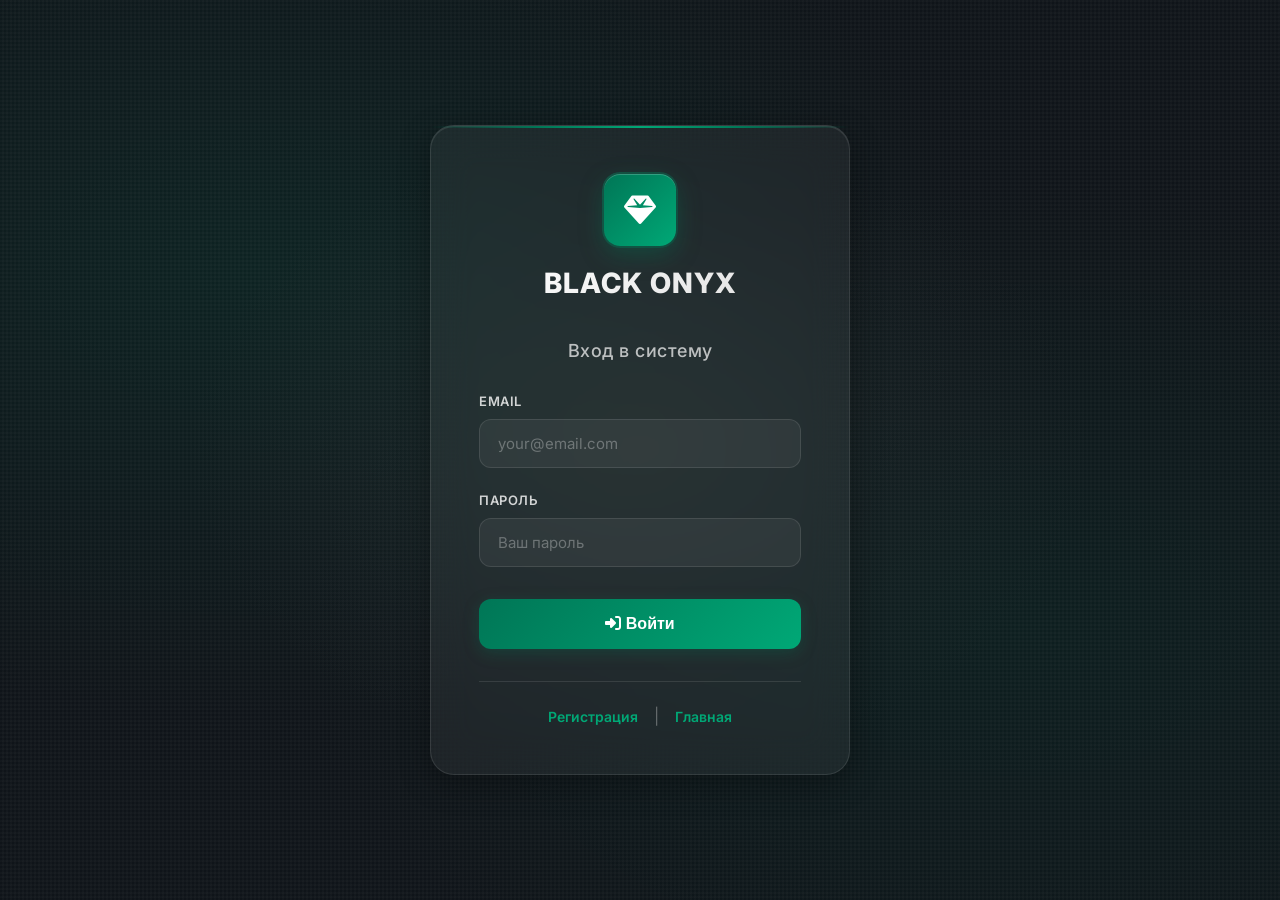
<file: wwwroot/login.html>
<!DOCTYPE html>
<html lang="ru">
<head>
    <meta charset="UTF-8">
    <meta name="viewport" content="width=device-width, initial-scale=1.0">
    <title>Вход - BLACK ONYX</title>
    <link href="https://fonts.googleapis.com/css2?family=Inter:wght@300;400;500;600;700;800&display=swap" rel="stylesheet">
    <link rel="stylesheet" href="https://cdnjs.cloudflare.com/ajax/libs/font-awesome/6.4.0/css/all.min.css">
    <style>
        * {
            margin: 0;
            padding: 0;
            box-sizing: border-box;
        }

        body {
            font-family: 'Inter', sans-serif;
            background: #0f1419;
            background-image: 
                radial-gradient(at 20% 30%, rgba(0, 118, 86, 0.15) 0px, transparent 50%),
                radial-gradient(at 80% 70%, rgba(0, 90, 67, 0.15) 0px, transparent 50%),
                radial-gradient(at 50% 50%, rgba(30, 30, 35, 0.8) 0px, transparent 50%);
            min-height: 100vh;
            display: flex;
            align-items: center;
            justify-content: center;
            padding: 20px;
            position: relative;
            overflow: hidden;
        }

        body::before {
            content: '';
            position: absolute;
            top: 0;
            left: 0;
            right: 0;
            bottom: 0;
            background-image: 
                repeating-linear-gradient(0deg, transparent, transparent 2px, rgba(255,255,255,0.02) 2px, rgba(255,255,255,0.02) 4px),
                repeating-linear-gradient(90deg, transparent, transparent 2px, rgba(255,255,255,0.02) 2px, rgba(255,255,255,0.02) 4px);
            pointer-events: none;
        }

        .login-container {
            background: rgba(255, 255, 255, 0.05);
            backdrop-filter: blur(20px);
            -webkit-backdrop-filter: blur(20px);
            border: 1px solid rgba(255, 255, 255, 0.1);
            border-radius: 24px;
            box-shadow: 
                0 8px 32px rgba(0, 0, 0, 0.3),
                inset 0 1px 0 rgba(255, 255, 255, 0.1);
            padding: 48px;
            width: 100%;
            max-width: 420px;
            position: relative;
            z-index: 1;
        }

        .login-container::before {
            content: '';
            position: absolute;
            top: 0;
            left: 0;
            right: 0;
            height: 2px;
            background: linear-gradient(90deg, transparent, #007656, #00a876, #007656, transparent);
        }

        .logo {
            text-align: center;
            margin-bottom: 40px;
        }

        .logo-icon {
            width: 72px;
            height: 72px;
            background: linear-gradient(135deg, #007656 0%, #00a876 100%);
            border-radius: 16px;
            display: flex;
            align-items: center;
            justify-content: center;
            color: white;
            font-size: 32px;
            margin: 0 auto 20px;
            box-shadow: 
                0 8px 24px rgba(0, 118, 86, 0.4),
                inset 0 1px 0 rgba(255, 255, 255, 0.2);
            position: relative;
        }

        .logo-icon::after {
            content: '';
            position: absolute;
            inset: -2px;
            border-radius: 18px;
            padding: 2px;
            background: linear-gradient(135deg, rgba(0, 168, 118, 0.5), rgba(0, 118, 86, 0.5));
            -webkit-mask: linear-gradient(#fff 0 0) content-box, linear-gradient(#fff 0 0);
            mask: linear-gradient(#fff 0 0) content-box, linear-gradient(#fff 0 0);
            -webkit-mask-composite: xor;
            mask-composite: exclude;
            opacity: 0.6;
        }

        .logo-text {
            font-size: 28px;
            font-weight: 800;
            background: linear-gradient(135deg, #ffffff 0%, #e0e0e0 100%);
            -webkit-background-clip: text;
            -webkit-text-fill-color: transparent;
            background-clip: text;
            letter-spacing: 1px;
        }

        .login-title {
            text-align: center;
            font-size: 18px;
            font-weight: 500;
            color: rgba(255, 255, 255, 0.7);
            margin-bottom: 32px;
            letter-spacing: 0.5px;
        }

        .form-group {
            margin-bottom: 24px;
        }

        .form-label {
            display: block;
            font-size: 13px;
            font-weight: 600;
            color: rgba(255, 255, 255, 0.8);
            margin-bottom: 10px;
            text-transform: uppercase;
            letter-spacing: 0.5px;
        }

        .form-input {
            width: 100%;
            padding: 14px 18px;
            background: rgba(255, 255, 255, 0.05);
            border: 1px solid rgba(255, 255, 255, 0.1);
            border-radius: 12px;
            font-size: 15px;
            font-family: inherit;
            color: #ffffff;
            transition: all 0.3s ease;
            outline: none;
        }

        .form-input::placeholder {
            color: rgba(255, 255, 255, 0.3);
        }

        .form-input:focus {
            background: rgba(255, 255, 255, 0.08);
            border-color: #007656;
            box-shadow: 0 0 0 3px rgba(0, 118, 86, 0.15);
        }

        .form-input.error {
            border-color: #ef4444;
            box-shadow: 0 0 0 3px rgba(239, 68, 68, 0.15);
        }

        .login-btn {
            width: 100%;
            padding: 16px;
            background: linear-gradient(135deg, #007656 0%, #00a876 100%);
            color: white;
            border: none;
            border-radius: 12px;
            font-size: 16px;
            font-weight: 700;
            cursor: pointer;
            transition: all 0.3s ease;
            margin-top: 8px;
            box-shadow: 0 4px 16px rgba(0, 118, 86, 0.3);
            position: relative;
            overflow: hidden;
        }

        .login-btn::before {
            content: '';
            position: absolute;
            top: 0;
            left: -100%;
            width: 100%;
            height: 100%;
            background: linear-gradient(90deg, transparent, rgba(255, 255, 255, 0.2), transparent);
            transition: left 0.5s;
        }

        .login-btn:hover::before {
            left: 100%;
        }

        .login-btn:hover {
            transform: translateY(-2px);
            box-shadow: 0 8px 24px rgba(0, 118, 86, 0.5);
        }

        .login-btn:active {
            transform: translateY(0);
        }

        .login-btn:disabled {
            opacity: 0.5;
            cursor: not-allowed;
            transform: none;
        }

        .links {
            text-align: center;
            margin-top: 32px;
            padding-top: 24px;
            border-top: 1px solid rgba(255, 255, 255, 0.1);
        }

        .link {
            color: #00a876;
            text-decoration: none;
            font-size: 14px;
            font-weight: 600;
            transition: all 0.2s;
            position: relative;
        }

        .link::after {
            content: '';
            position: absolute;
            bottom: -2px;
            left: 0;
            width: 0;
            height: 2px;
            background: #00a876;
            transition: width 0.3s;
        }

        .link:hover::after {
            width: 100%;
        }

        .link:hover {
            color: #00c896;
        }

        .separator {
            color: rgba(255, 255, 255, 0.3);
            margin: 0 12px;
        }

        .alert {
            padding: 14px 18px;
            border-radius: 12px;
            margin-bottom: 24px;
            font-size: 14px;
            display: none;
            backdrop-filter: blur(10px);
        }

        .alert-error {
            background: rgba(239, 68, 68, 0.15);
            color: #fca5a5;
            border: 1px solid rgba(239, 68, 68, 0.3);
        }

        .alert-success {
            background: rgba(16, 185, 129, 0.15);
            color: #6ee7b7;
            border: 1px solid rgba(16, 185, 129, 0.3);
        }

        .loading {
            display: none;
            text-align: center;
            margin-top: 20px;
            color: rgba(255, 255, 255, 0.7);
        }

        .spinner {
            width: 20px;
            height: 20px;
            border: 2px solid rgba(255, 255, 255, 0.2);
            border-radius: 50%;
            border-top-color: #00a876;
            animation: spin 0.8s linear infinite;
            display: inline-block;
            margin-right: 10px;
        }

        @keyframes spin {
            to { transform: rotate(360deg); }
        }

        @media (max-width: 480px) {
            .login-container {
                padding: 32px 24px;
                margin: 16px;
            }
            
            .logo-icon {
                width: 64px;
                height: 64px;
                font-size: 28px;
            }
        }
    </style>
</head>
<body>
    <div class="login-container">
        <div class="logo">
            <div class="logo-icon">
                <i class="fas fa-gem"></i>
            </div>
            <div class="logo-text">BLACK ONYX</div>
        </div>

        <div class="login-title">Вход в систему</div>

        <div id="alert" class="alert"></div>

        <form id="loginForm">
            <div class="form-group">
                <label class="form-label" for="email">Email</label>
                <input type="email" id="email" class="form-input" placeholder="your@email.com" required>
            </div>

            <div class="form-group">
                <label class="form-label" for="password">Пароль</label>
                <input type="password" id="password" class="form-input" placeholder="Ваш пароль" required>
            </div>

            <button type="submit" class="login-btn" id="loginBtn">
                <i class="fas fa-sign-in-alt"></i> Войти
            </button>
        </form>

        <div class="loading" id="loading">
            <div class="spinner"></div>
            Вход...
        </div>

        <div class="links">
            <a href="register_b2b.html" class="link">Регистрация</a>
            <span class="separator">|</span>
            <a href="index.html" class="link">Главная</a>
        </div>
    </div>

    <script>
        // Автоматическое определение API URL (работает и на localhost, и в локальной сети)
        const apiBaseUrl = `${window.location.protocol}//${window.location.hostname}:${window.location.port}/api`;

        document.getElementById('loginForm').addEventListener('submit', async (e) => {
            e.preventDefault();

            const email = document.getElementById('email').value;
            const password = document.getElementById('password').value;

            if (!email || !password) {
                showAlert('Пожалуйста, заполните все поля', 'error');
                return;
            }

            showLoading(true);
            hideAlert();

            try {
                const response = await fetch(`${apiBaseUrl}/auth/login`, {
                    method: 'POST',
                    headers: {
                        'Content-Type': 'application/json',
                    },
                    body: JSON.stringify({
                        email: email,
                        password: password
                    })
                });

                const data = await response.json();

                if (data.success) {
                    // Store token and user data
                    localStorage.setItem('token', data.token);
                    localStorage.setItem('user', JSON.stringify(data.user));

                    showAlert('Вход выполнен успешно!', 'success');

                    // Redirect to main app
                    setTimeout(() => {
                        window.location.href = 'index.html';
                    }, 1000);
                } else {
                    showAlert(data.message || 'Ошибка входа', 'error');
                }
            } catch (error) {
                console.error('Login error:', error);
                showAlert('Ошибка подключения к серверу', 'error');
            } finally {
                showLoading(false);
            }
        });

        function showAlert(message, type) {
            const alert = document.getElementById('alert');
            alert.textContent = message;
            alert.className = `alert alert-${type}`;
            alert.style.display = 'block';
        }

        function hideAlert() {
            document.getElementById('alert').style.display = 'none';
        }

        function showLoading(show) {
            document.getElementById('loading').style.display = show ? 'block' : 'none';
            document.getElementById('loginBtn').disabled = show;
        }
    </script>
</body>
</html>
</file>
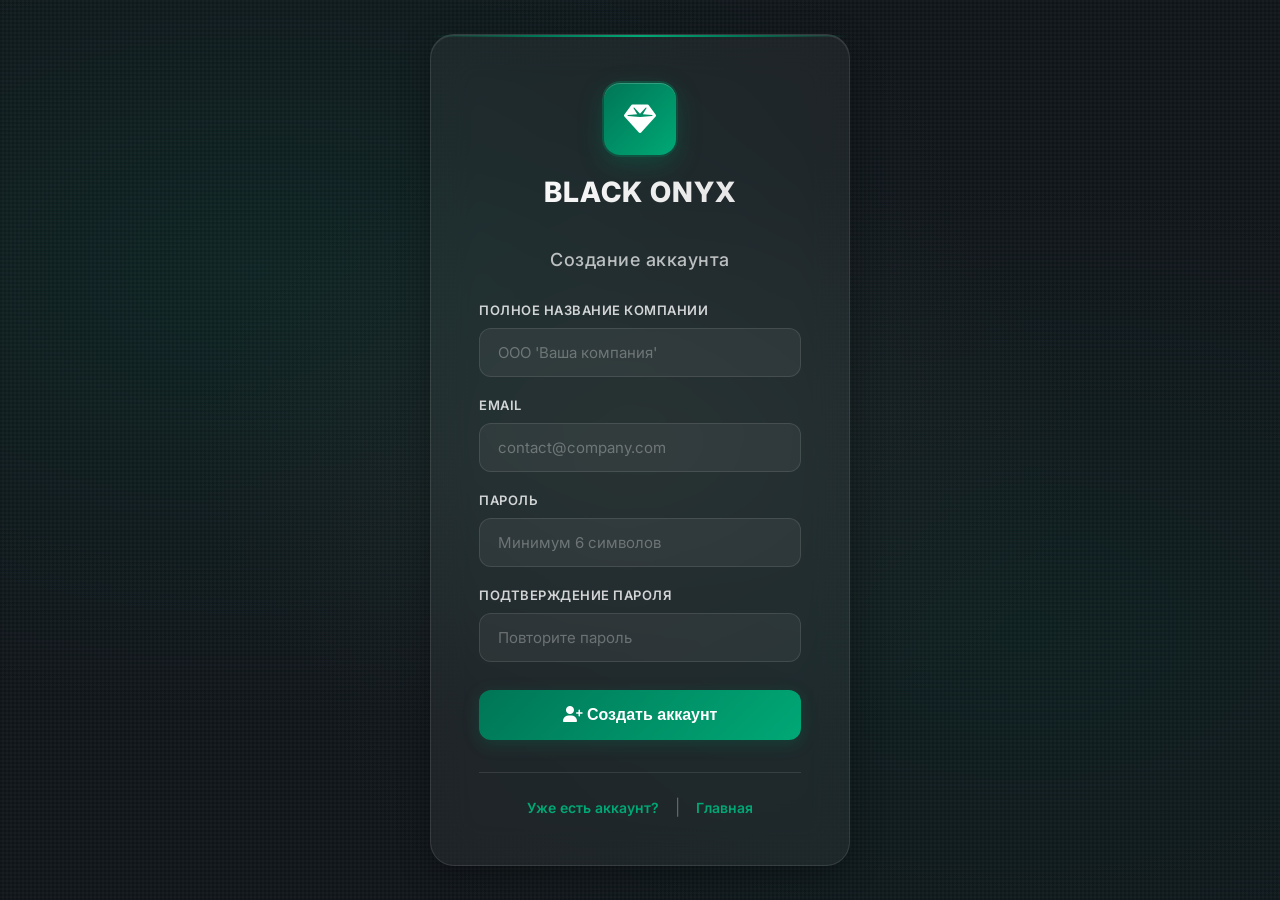
<file: wwwroot/register.html>
<!DOCTYPE html>
<html lang="ru">
<head>
    <meta charset="UTF-8">
    <meta name="viewport" content="width=device-width, initial-scale=1.0">
    <title>Регистрация - BLACK ONYX</title>
    <link href="https://fonts.googleapis.com/css2?family=Inter:wght@300;400;500;600;700;800&display=swap" rel="stylesheet">
    <link rel="stylesheet" href="https://cdnjs.cloudflare.com/ajax/libs/font-awesome/6.4.0/css/all.min.css">
    <style>
        * {
            margin: 0;
            padding: 0;
            box-sizing: border-box;
        }

        body {
            font-family: 'Inter', sans-serif;
            background: #0f1419;
            background-image: 
                radial-gradient(at 20% 30%, rgba(0, 118, 86, 0.15) 0px, transparent 50%),
                radial-gradient(at 80% 70%, rgba(0, 90, 67, 0.15) 0px, transparent 50%),
                radial-gradient(at 50% 50%, rgba(30, 30, 35, 0.8) 0px, transparent 50%);
            min-height: 100vh;
            display: flex;
            align-items: center;
            justify-content: center;
            padding: 20px;
            position: relative;
            overflow: hidden;
        }

        body::before {
            content: '';
            position: absolute;
            top: 0;
            left: 0;
            right: 0;
            bottom: 0;
            background-image: 
                repeating-linear-gradient(0deg, transparent, transparent 2px, rgba(255,255,255,0.02) 2px, rgba(255,255,255,0.02) 4px),
                repeating-linear-gradient(90deg, transparent, transparent 2px, rgba(255,255,255,0.02) 2px, rgba(255,255,255,0.02) 4px);
            pointer-events: none;
        }

        .register-container {
            background: rgba(255, 255, 255, 0.05);
            backdrop-filter: blur(20px);
            -webkit-backdrop-filter: blur(20px);
            border: 1px solid rgba(255, 255, 255, 0.1);
            border-radius: 24px;
            box-shadow: 
                0 8px 32px rgba(0, 0, 0, 0.3),
                inset 0 1px 0 rgba(255, 255, 255, 0.1);
            padding: 48px;
            width: 100%;
            max-width: 420px;
            position: relative;
            z-index: 1;
        }

        .register-container::before {
            content: '';
            position: absolute;
            top: 0;
            left: 0;
            right: 0;
            height: 2px;
            background: linear-gradient(90deg, transparent, #007656, #00a876, #007656, transparent);
        }

        .logo {
            text-align: center;
            margin-bottom: 40px;
        }

        .logo-icon {
            width: 72px;
            height: 72px;
            background: linear-gradient(135deg, #007656 0%, #00a876 100%);
            border-radius: 16px;
            display: flex;
            align-items: center;
            justify-content: center;
            color: white;
            font-size: 32px;
            margin: 0 auto 20px;
            box-shadow: 
                0 8px 24px rgba(0, 118, 86, 0.4),
                inset 0 1px 0 rgba(255, 255, 255, 0.2);
            position: relative;
        }

        .logo-icon::after {
            content: '';
            position: absolute;
            inset: -2px;
            border-radius: 18px;
            padding: 2px;
            background: linear-gradient(135deg, rgba(0, 168, 118, 0.5), rgba(0, 118, 86, 0.5));
            -webkit-mask: linear-gradient(#fff 0 0) content-box, linear-gradient(#fff 0 0);
            mask: linear-gradient(#fff 0 0) content-box, linear-gradient(#fff 0 0);
            -webkit-mask-composite: xor;
            mask-composite: exclude;
            opacity: 0.6;
        }

        .logo-text {
            font-size: 28px;
            font-weight: 800;
            background: linear-gradient(135deg, #ffffff 0%, #e0e0e0 100%);
            -webkit-background-clip: text;
            -webkit-text-fill-color: transparent;
            background-clip: text;
            letter-spacing: 1px;
        }

        .register-title {
            text-align: center;
            font-size: 18px;
            font-weight: 500;
            color: rgba(255, 255, 255, 0.7);
            margin-bottom: 32px;
            letter-spacing: 0.5px;
        }

        .form-group {
            margin-bottom: 20px;
        }

        .form-label {
            display: block;
            font-size: 13px;
            font-weight: 600;
            color: rgba(255, 255, 255, 0.8);
            margin-bottom: 10px;
            text-transform: uppercase;
            letter-spacing: 0.5px;
        }

        .form-input, .form-select {
            width: 100%;
            padding: 14px 18px;
            background: rgba(255, 255, 255, 0.05);
            border: 1px solid rgba(255, 255, 255, 0.1);
            border-radius: 12px;
            font-size: 15px;
            font-family: inherit;
            color: #ffffff;
            transition: all 0.3s ease;
            outline: none;
        }

        .form-input::placeholder {
            color: rgba(255, 255, 255, 0.3);
        }

        .form-input:focus, .form-select:focus {
            background: rgba(255, 255, 255, 0.08);
            border-color: #007656;
            box-shadow: 0 0 0 3px rgba(0, 118, 86, 0.15);
        }

        .form-input.error {
            border-color: #ef4444;
            box-shadow: 0 0 0 3px rgba(239, 68, 68, 0.15);
        }

        .form-select {
            cursor: pointer;
        }

        .form-select option {
            background: #1a1f2e;
            color: #ffffff;
        }

        .register-btn {
            width: 100%;
            padding: 16px;
            background: linear-gradient(135deg, #007656 0%, #00a876 100%);
            color: white;
            border: none;
            border-radius: 12px;
            font-size: 16px;
            font-weight: 700;
            cursor: pointer;
            transition: all 0.3s ease;
            margin-top: 8px;
            box-shadow: 0 4px 16px rgba(0, 118, 86, 0.3);
            position: relative;
            overflow: hidden;
        }

        .register-btn::before {
            content: '';
            position: absolute;
            top: 0;
            left: -100%;
            width: 100%;
            height: 100%;
            background: linear-gradient(90deg, transparent, rgba(255, 255, 255, 0.2), transparent);
            transition: left 0.5s;
        }

        .register-btn:hover::before {
            left: 100%;
        }

        .register-btn:hover {
            transform: translateY(-2px);
            box-shadow: 0 8px 24px rgba(0, 118, 86, 0.5);
        }

        .register-btn:active {
            transform: translateY(0);
        }

        .register-btn:disabled {
            opacity: 0.5;
            cursor: not-allowed;
            transform: none;
        }

        .links {
            text-align: center;
            margin-top: 32px;
            padding-top: 24px;
            border-top: 1px solid rgba(255, 255, 255, 0.1);
        }

        .link {
            color: #00a876;
            text-decoration: none;
            font-size: 14px;
            font-weight: 600;
            transition: all 0.2s;
            position: relative;
        }

        .link::after {
            content: '';
            position: absolute;
            bottom: -2px;
            left: 0;
            width: 0;
            height: 2px;
            background: #00a876;
            transition: width 0.3s;
        }

        .link:hover::after {
            width: 100%;
        }

        .link:hover {
            color: #00c896;
        }

        .separator {
            color: rgba(255, 255, 255, 0.3);
            margin: 0 12px;
        }

        .alert {
            padding: 14px 18px;
            border-radius: 12px;
            margin-bottom: 24px;
            font-size: 14px;
            display: none;
            backdrop-filter: blur(10px);
        }

        .alert-error {
            background: rgba(239, 68, 68, 0.15);
            color: #fca5a5;
            border: 1px solid rgba(239, 68, 68, 0.3);
        }

        .alert-success {
            background: rgba(16, 185, 129, 0.15);
            color: #6ee7b7;
            border: 1px solid rgba(16, 185, 129, 0.3);
        }

        .loading {
            display: none;
            text-align: center;
            margin-top: 20px;
            color: rgba(255, 255, 255, 0.7);
        }

        .spinner {
            width: 20px;
            height: 20px;
            border: 2px solid rgba(255, 255, 255, 0.2);
            border-radius: 50%;
            border-top-color: #00a876;
            animation: spin 0.8s linear infinite;
            display: inline-block;
            margin-right: 10px;
        }

        @keyframes spin {
            to { transform: rotate(360deg); }
        }

        @media (max-width: 480px) {
            .register-container {
                padding: 32px 24px;
                margin: 16px;
            }
            
            .logo-icon {
                width: 64px;
                height: 64px;
                font-size: 28px;
            }
        }
    </style>
</head>
<body>
    <div class="register-container">
        <div class="logo">
            <div class="logo-icon">
                <i class="fas fa-gem"></i>
            </div>
            <div class="logo-text">BLACK ONYX</div>
        </div>

        <div class="register-title">Создание аккаунта</div>

        <div id="alert" class="alert"></div>

        <form id="registerForm">
            <div class="form-group">
                <label class="form-label" for="fullName">Полное название компании</label>
                <input type="text" id="fullName" class="form-input" placeholder="ООО 'Ваша компания'" required>
            </div>

            <div class="form-group">
                <label class="form-label" for="email">Email</label>
                <input type="email" id="email" class="form-input" placeholder="contact@company.com" required>
            </div>

            <div class="form-group">
                <label class="form-label" for="password">Пароль</label>
                <input type="password" id="password" class="form-input" placeholder="Минимум 6 символов" minlength="6" required>
            </div>

            <div class="form-group">
                <label class="form-label" for="confirmPassword">Подтверждение пароля</label>
                <input type="password" id="confirmPassword" class="form-input" placeholder="Повторите пароль" required>
            </div>

            <button type="submit" class="register-btn" id="registerBtn">
                <i class="fas fa-user-plus"></i> Создать аккаунт
            </button>
        </form>

        <div class="loading" id="loading">
            <div class="spinner"></div>
            Регистрация...
        </div>

        <div class="links">
            <a href="login.html" class="link">Уже есть аккаунт?</a>
            <span class="separator">|</span>
            <a href="index.html" class="link">Главная</a>
        </div>
    </div>

    <script>
        // Автоматическое определение API URL (работает и на localhost, и в локальной сети)
        const apiBaseUrl = `${window.location.protocol}//${window.location.hostname}:${window.location.port}/api`;

        document.getElementById('registerForm').addEventListener('submit', async (e) => {
            e.preventDefault();

            const fullName = document.getElementById('fullName').value;
            const email = document.getElementById('email').value;
            const password = document.getElementById('password').value;
            const confirmPassword = document.getElementById('confirmPassword').value;

            if (!fullName || !email || !password || !confirmPassword) {
                showAlert('Пожалуйста, заполните все поля', 'error');
                return;
            }

            if (password !== confirmPassword) {
                showAlert('Пароли не совпадают', 'error');
                return;
            }

            if (password.length < 6) {
                showAlert('Пароль должен содержать минимум 6 символов', 'error');
                return;
            }

            showLoading(true);
            hideAlert();

            try {
                const response = await fetch(`${apiBaseUrl}/auth/register`, {
                    method: 'POST',
                    headers: {
                        'Content-Type': 'application/json',
                    },
                    body: JSON.stringify({
                        fullName: fullName,
                        email: email,
                        password: password,
                        role: 'Customer' // Default role for new company registrations
                    })
                });

                const data = await response.json();

                if (data.success) {
                    // Store token and user data
                    localStorage.setItem('token', data.token);
                    localStorage.setItem('user', JSON.stringify(data.user));

                    showAlert('Регистрация успешна! Перенаправление...', 'success');

                    // Redirect to main app
                    setTimeout(() => {
                        window.location.href = 'index.html';
                    }, 1500);
                } else {
                    showAlert(data.message || 'Ошибка регистрации', 'error');
                }
            } catch (error) {
                console.error('Registration error:', error);
                showAlert('Ошибка подключения к серверу', 'error');
            } finally {
                showLoading(false);
            }
        });

        function showAlert(message, type) {
            const alert = document.getElementById('alert');
            alert.textContent = message;
            alert.className = `alert alert-${type}`;
            alert.style.display = 'block';
        }

        function hideAlert() {
            document.getElementById('alert').style.display = 'none';
        }

        function showLoading(show) {
            document.getElementById('loading').style.display = show ? 'block' : 'none';
            document.getElementById('registerBtn').disabled = show;
        }
    </script>
</body>
</html>
</file>
